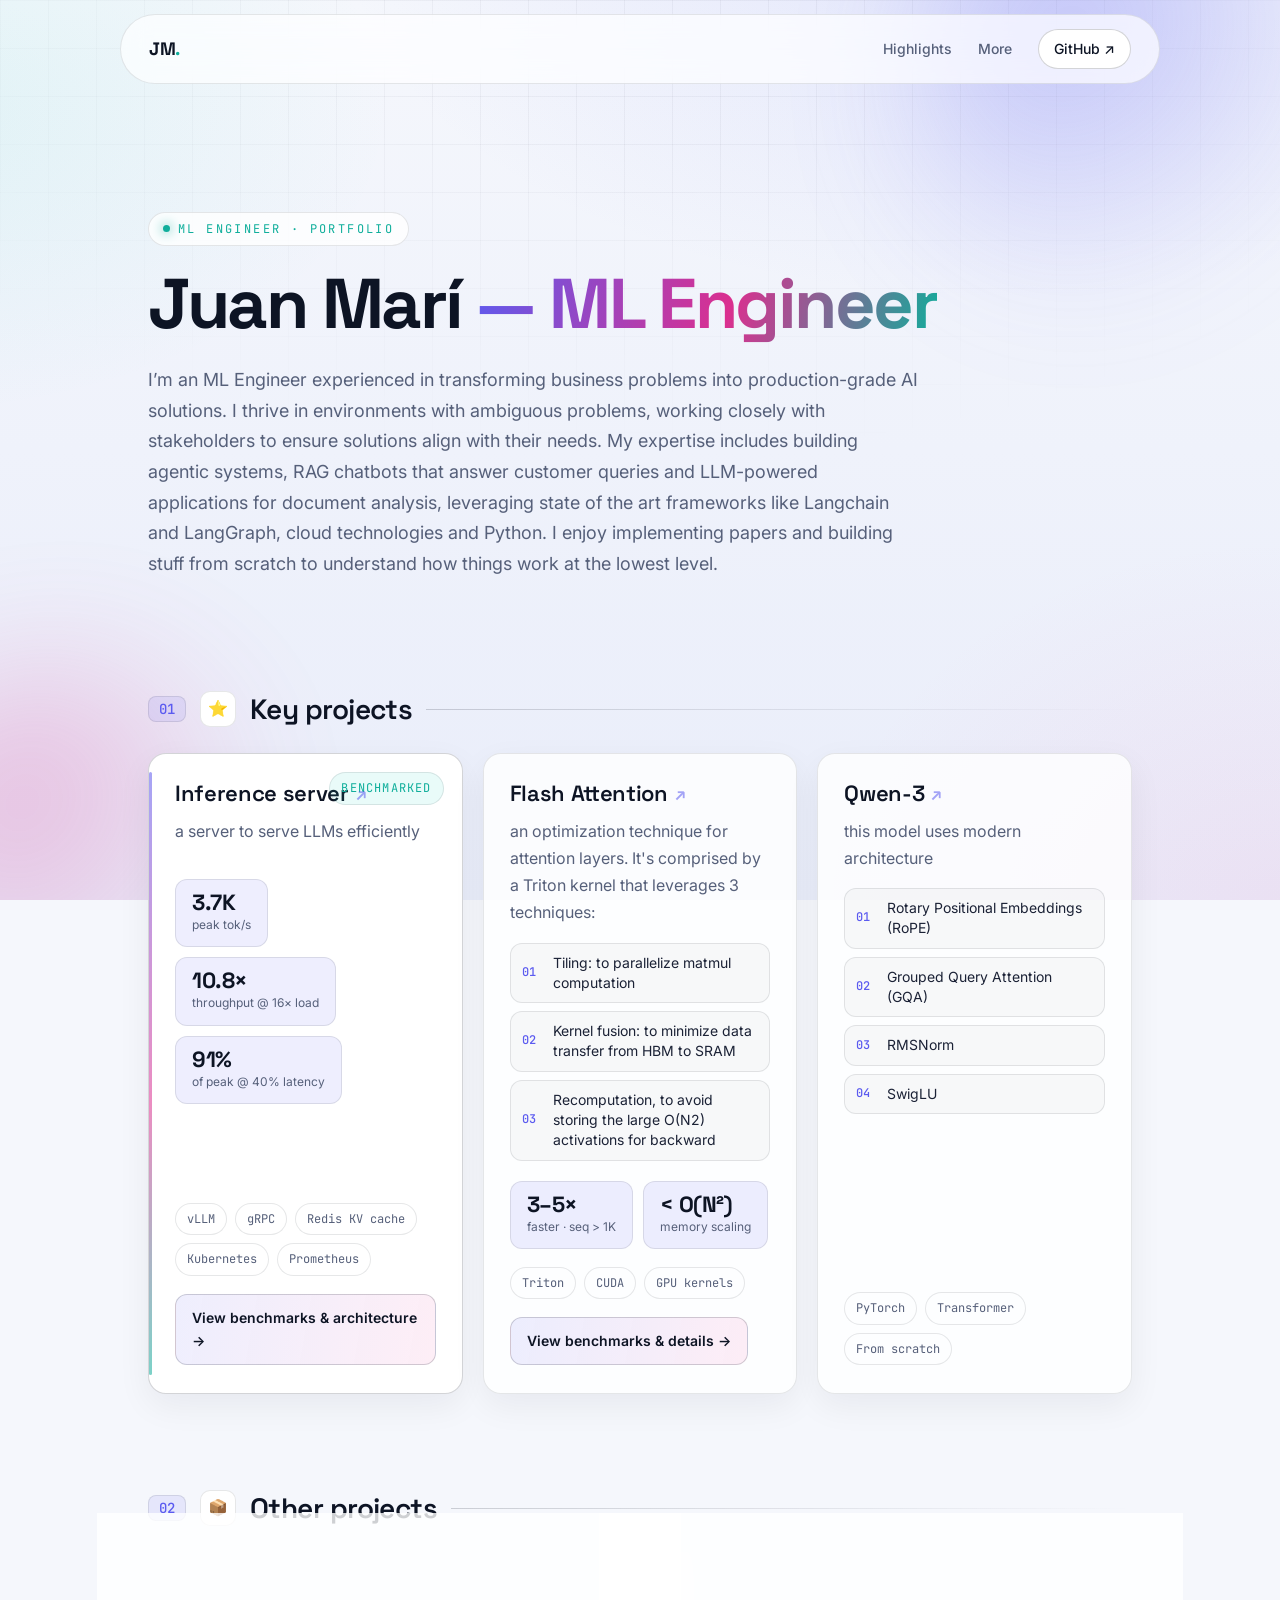
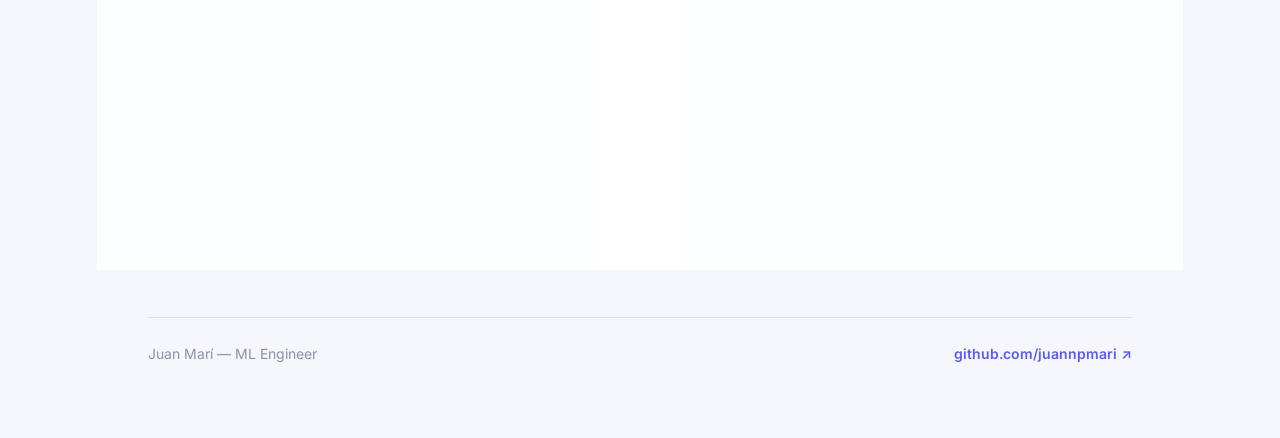
<file: index.html>
<!DOCTYPE html>
<html lang="en">
<head>
  <meta charset="UTF-8" />
  <meta name="viewport" content="width=device-width, initial-scale=1" />
  <link rel="stylesheet" href="styles.css">
  <title>Juan Marí — Portfolio</title>
</head>
<body>

<div class="bg-decor" aria-hidden="true">
  <span class="orb orb-1"></span>
  <span class="orb orb-2"></span>
  <span class="grid-overlay"></span>
</div>

<nav class="sitenav">
  <a class="sitenav-brand" href="#top">JM<span>.</span></a>
  <div class="sitenav-links">
    <a href="#key-projects">Highlights</a>
    <a href="#other-projects">More</a>
    <a class="sitenav-cta" href="https://github.com/juannpmari">GitHub ↗</a>
  </div>
</nav>

<div class="container" id="top">

  <header class="hero">
    <p class="eyebrow">ML Engineer · Portfolio</p>
    <h1 id="juan-mar-">Juan Marí <span class="role">— ML Engineer</span></h1>
    <p class="lead">I’m an ML Engineer experienced in transforming business problems into production-grade AI solutions. I thrive in environments with ambiguous problems, working closely with stakeholders to ensure solutions align with their needs.
    My expertise includes building agentic systems, RAG chatbots that answer customer queries and LLM-powered applications for document analysis, leveraging state of the art frameworks like Langchain and LangGraph, cloud technologies and Python.
    I enjoy implementing papers and building stuff from scratch to understand how things work at the lowest level.</p>
  </header>

  <section class="section">
    <h2 id="key-projects"><span class="section-icon">⭐</span>Key projects</h2>
    <ul class="card-grid">
      <li class="project-card card-feature">
        <span class="ribbon">Benchmarked</span>
        <h3><a href="https://github.com/juannpmari/inference-server">Inference server</a></h3>
        <p>a server to serve LLMs efficiently</p>
        <div class="stats">
          <div class="stat"><span class="stat-value">3.7K</span><span class="stat-label">peak tok/s</span></div>
          <div class="stat"><span class="stat-value">10.8×</span><span class="stat-label">throughput @ 16× load</span></div>
          <div class="stat"><span class="stat-value">91%</span><span class="stat-label">of peak @ 40% latency</span></div>
        </div>
        <div class="badges">
          <span class="badge">vLLM</span>
          <span class="badge">gRPC</span>
          <span class="badge">Redis KV cache</span>
          <span class="badge">Kubernetes</span>
          <span class="badge">Prometheus</span>
        </div>
        <div class="card-links">
          <a class="cta" href="projects/inference-server.html">View benchmarks &amp; architecture →</a>
        </div>
      </li>

      <li class="project-card">
        <h3><a href="https://github.com/juannpmari/flash-attention">Flash Attention</a></h3>
        <p>an optimization technique for attention layers. It's comprised by a Triton kernel that leverages 3 techniques:</p>
        <ol class="feature-list">
          <li>Tiling: to parallelize matmul computation</li>
          <li>Kernel fusion: to minimize data transfer from HBM to SRAM</li>
          <li>Recomputation, to avoid storing the large O(N2) activations for backward</li>
        </ol>
        <div class="stats">
          <div class="stat"><span class="stat-value">3–5×</span><span class="stat-label">faster · seq&nbsp;&gt;&nbsp;1K</span></div>
          <div class="stat"><span class="stat-value">&lt; O(N²)</span><span class="stat-label">memory scaling</span></div>
        </div>
        <div class="badges">
          <span class="badge">Triton</span>
          <span class="badge">CUDA</span>
          <span class="badge">GPU kernels</span>
        </div>
        <div class="card-links">
          <a class="cta" href="projects/flash-attention.html">View benchmarks &amp; details →</a>
        </div>
      </li>

      <li class="project-card">
        <h3><a href="https://github.com/juannpmari/qwen3-from-scratch">Qwen-3</a></h3>
        <p>this model uses modern architecture</p>
        <ol class="feature-list">
          <li>Rotary Positional Embeddings (RoPE)</li>
          <li>Grouped Query Attention (GQA)</li>
          <li>RMSNorm</li>
          <li>SwigLU</li>
        </ol>
        <div class="badges">
          <span class="badge">PyTorch</span>
          <span class="badge">Transformer</span>
          <span class="badge">From scratch</span>
        </div>
      </li>
    </ul>
  </section>

  <section class="section">
    <h2 id="other-projects"><span class="section-icon">📦</span>Other projects</h2>
    <ul class="card-grid">
      <li class="project-card">
        <h3><a href="https://github.com/juannpmari/stock-analyzer-mcp">MCP for stock analysis</a></h3>
        <p>an MCP server built on top of YahooFinance API</p>
        <div class="badges">
          <span class="badge">MCP</span>
          <span class="badge">Docker</span>
          <span class="badge">8 tools</span>
          <span class="badge">SMA/EMA/RSI/MACD</span>
        </div>
      </li>

      <li class="project-card">
        <h3><a href="https://github.com/juannpmari/travel-planner-langgraph">Multi-agent for travel planning</a></h3>
        <p>a multi-agent system built on Langgraph to help planning trips</p>
        <div class="badges">
          <span class="badge">LangGraph</span>
          <span class="badge">MongoDB Atlas</span>
          <span class="badge">Azure Functions</span>
          <span class="badge">LangSmith</span>
        </div>
      </li>
    </ul>
  </section>

  <footer class="site-footer">
    <span>Juan Marí — ML Engineer</span>
    <a href="https://github.com/juannpmari">github.com/juannpmari ↗</a>
  </footer>

</div>

</body>
</html>
</file>
<file: styles.css>
/* styles.css
   Juan Marí — portfolio. Modern, dark-first, editorial.
   - Single coherent modular type scale (no ad-hoc font sizes)
   - Sticky glass nav, statement hero, numbered sections
   - Glassmorphic cards with accent rails, glow, depth
   - Light-theme fallback, reduced-motion, print
*/

@import url('https://fonts.googleapis.com/css2?family=Space+Grotesk:wght@400;500;600;700&family=Inter:wght@400;500;600;700&family=JetBrains+Mono:wght@400;500&display=swap');

:root{
  /* ---- Palette (dark-first) ---- */
  --bg: #080a12;
  --bg-2: #0c1020;
  --surface: rgba(255,255,255,0.035);
  --surface-2: rgba(255,255,255,0.06);
  --text: #e7ecf5;
  --muted: #97a3b8;
  --faint: #6b7689;
  --heading: #f8fafe;
  --accent: #818cf8;     /* indigo */
  --accent-2: #2dd4bf;   /* teal   */
  --accent-3: #f472b6;   /* pink   */
  --accent-weak: rgba(129,140,248,0.14);
  --border: rgba(255,255,255,0.09);
  --border-strong: rgba(255,255,255,0.16);
  --shadow: 0 24px 70px rgba(0,0,0,0.55);
  --glow: 0 0 0 1px rgba(129,140,248,0.30), 0 30px 70px rgba(129,140,248,0.14);
  --grad: linear-gradient(105deg, var(--accent), var(--accent-3) 55%, var(--accent-2));

  /* ---- Fonts ---- */
  --font-display: "Space Grotesk", "Inter", system-ui, sans-serif;
  --font-sans: "Inter", system-ui, -apple-system, "Segoe UI", Roboto, sans-serif;
  --font-mono: "JetBrains Mono", ui-monospace, SFMono-Regular, Menlo, monospace;

  /* ---- Modular type scale (1.25 · 16px base) ---- */
  --fs-xs: 0.75rem;     /* 12 — labels, badges, captions */
  --fs-sm: 0.875rem;    /* 14 — secondary text, nav */
  --fs-base: 1rem;      /* 16 — body */
  --fs-md: 1.125rem;    /* 18 — lead, card body emphasis */
  --fs-lg: 1.375rem;    /* 22 — card titles (h3) */
  --fs-xl: 1.75rem;     /* 28 — section titles (h2) */
  --fs-2xl: 2.25rem;    /* 36 — detail-page h1 floor */
  --fs-display: clamp(2.6rem, 7vw, 4.4rem); /* index h1 */

  --lead: 1.7;
  --tight: 1.15;
  --max-width: 1040px;
  --radius: 18px;
  --radius-sm: 12px;
}

* { box-sizing: border-box; }
html { scroll-behavior: smooth; scroll-padding-top: 90px; }
html, body { min-height: 100%; }

body{
  margin: 0;
  font-family: var(--font-sans);
  background: var(--bg);
  color: var(--text);
  font-size: var(--fs-base);
  line-height: var(--lead);
  -webkit-font-smoothing: antialiased;
  -moz-osx-font-smoothing: grayscale;
  position: relative;
  overflow-x: hidden;
}

/* ---- Animated background ---- */
.bg-decor{
  position: fixed;
  inset: 0;
  z-index: -1;
  overflow: hidden;
  background:
    radial-gradient(1100px 620px at 78% -8%, rgba(129,140,248,0.16), transparent 60%),
    radial-gradient(900px 560px at -8% 12%, rgba(45,212,191,0.10), transparent 55%),
    radial-gradient(760px 600px at 100% 100%, rgba(244,114,182,0.10), transparent 60%),
    linear-gradient(180deg, var(--bg) 0%, var(--bg-2) 100%);
}
.orb{
  position: absolute;
  border-radius: 50%;
  filter: blur(70px);
  opacity: 0.55;
  animation: float 20s ease-in-out infinite;
}
.orb-1{ width: 460px; height: 460px; top: -130px; right: -90px;
  background: radial-gradient(circle at 30% 30%, var(--accent), transparent 70%); }
.orb-2{ width: 400px; height: 400px; bottom: -160px; left: -120px;
  background: radial-gradient(circle at 30% 30%, var(--accent-3), transparent 70%);
  animation-delay: -9s; }
.grid-overlay{
  position: absolute; inset: 0;
  background-image:
    linear-gradient(to right, rgba(255,255,255,0.022) 1px, transparent 1px),
    linear-gradient(to bottom, rgba(255,255,255,0.022) 1px, transparent 1px);
  background-size: 48px 48px;
  mask-image: radial-gradient(ellipse 85% 65% at 50% 0%, #000 25%, transparent 80%);
  -webkit-mask-image: radial-gradient(ellipse 85% 65% at 50% 0%, #000 25%, transparent 80%);
}
@keyframes float{
  0%,100%{ transform: translate(0,0) scale(1); }
  50%{ transform: translate(-34px,32px) scale(1.1); }
}

/* ---- Sticky nav ---- */
.sitenav{
  position: sticky;
  top: 0;
  z-index: 20;
  display: flex;
  align-items: center;
  justify-content: space-between;
  gap: 16px;
  max-width: var(--max-width);
  margin: 0 auto;
  padding: 14px clamp(18px, 4vw, 28px);
  margin-top: 14px;
  border: 1px solid var(--border);
  border-radius: 999px;
  background: rgba(12,16,32,0.55);
  backdrop-filter: blur(14px) saturate(140%);
  -webkit-backdrop-filter: blur(14px) saturate(140%);
}
.sitenav-brand{
  font-family: var(--font-display);
  font-weight: 700;
  font-size: var(--fs-md);
  letter-spacing: -0.02em;
  color: var(--heading);
}
.sitenav-brand span{ color: var(--accent-2); }
.sitenav-links{
  display: flex;
  align-items: center;
  gap: clamp(12px, 2.4vw, 26px);
}
.sitenav-links a{
  font-size: var(--fs-sm);
  font-weight: 500;
  color: var(--muted);
  transition: color .18s ease;
}
.sitenav-links a:hover{ color: var(--text); }
.sitenav-cta{
  padding: 7px 15px;
  border-radius: 999px;
  border: 1px solid var(--border-strong);
  color: var(--heading) !important;
  background: var(--surface-2);
}
.sitenav-cta:hover{ border-color: var(--accent); }

/* ---- Container ---- */
.container{
  width: 100%;
  max-width: var(--max-width);
  margin: 0 auto;
  padding: clamp(40px, 7vw, 88px) clamp(18px, 4vw, 28px) clamp(48px, 6vw, 72px);
}

/* ---- Headings & text (single scale) ---- */
h1{
  font-family: var(--font-display);
  margin: 0 0 20px;
  font-weight: 700;
  letter-spacing: -0.035em;
  line-height: var(--tight);
  font-size: var(--fs-display);
  color: var(--heading);
}
h2{
  font-family: var(--font-display);
  font-size: var(--fs-xl);
  font-weight: 600;
  letter-spacing: -0.02em;
  line-height: var(--tight);
  color: var(--heading);
  margin: 0 0 26px;
}
h3{
  font-family: var(--font-display);
  font-size: var(--fs-lg);
  font-weight: 600;
  letter-spacing: -0.015em;
  line-height: 1.25;
  color: var(--heading);
  margin: 0 0 10px;
}
p{ margin: 0 0 14px; }
.lead{
  font-size: var(--fs-md);
  line-height: var(--lead);
  color: var(--muted);
  max-width: 70ch;
  margin: 0;
}

/* ---- Hero ---- */
.hero{
  padding: clamp(20px, 4vw, 40px) 0 clamp(8px, 2vw, 16px);
  animation: rise .7s cubic-bezier(.22,.61,.36,1) both;
}
.eyebrow{
  display: inline-flex;
  align-items: center;
  gap: 8px;
  font-family: var(--font-mono);
  font-size: var(--fs-xs);
  letter-spacing: 0.2em;
  text-transform: uppercase;
  color: var(--accent-2);
  margin: 0 0 18px;
  padding: 6px 14px;
  border: 1px solid var(--border);
  border-radius: 999px;
  background: var(--surface);
}
.eyebrow::before{
  content: "";
  width: 7px; height: 7px;
  border-radius: 50%;
  background: var(--accent-2);
  box-shadow: 0 0 12px var(--accent-2);
}
h1 .role{
  background: var(--grad);
  -webkit-background-clip: text;
  background-clip: text;
  -webkit-text-fill-color: transparent;
}

/* ---- Sections (numbered editorial header) ---- */
.section{
  margin-top: clamp(56px, 9vw, 96px);
  animation: rise .7s cubic-bezier(.22,.61,.36,1) both;
}
.container{ counter-reset: sec; }
.section h2{
  counter-increment: sec;
  display: flex;
  align-items: center;
  gap: 14px;
}
.section h2::before{
  content: "0" counter(sec);
  font-family: var(--font-mono);
  font-size: var(--fs-sm);
  font-weight: 500;
  color: var(--accent);
  padding: 4px 10px;
  border: 1px solid var(--border);
  border-radius: 8px;
  background: var(--accent-weak);
  letter-spacing: 0;
}
.section h2::after{
  content: "";
  flex: 1;
  height: 1px;
  background: linear-gradient(90deg, var(--border-strong), transparent);
}
/* keep emoji icon, just sized into the scale */
.section-icon{
  display: inline-grid;
  place-items: center;
  width: 36px; height: 36px;
  font-size: var(--fs-base);
  border-radius: 10px;
  background: var(--surface-2);
  border: 1px solid var(--border);
}

/* ---- Card grid ---- */
.card-grid{
  list-style: none;
  margin: 0; padding: 0;
  display: grid;
  grid-template-columns: repeat(auto-fit, minmax(300px, 1fr));
  gap: 20px;
}
.project-card{
  position: relative;
  display: flex;
  flex-direction: column;
  background: var(--surface);
  border: 1px solid var(--border);
  border-radius: var(--radius);
  padding: 26px 26px 28px;
  backdrop-filter: blur(12px);
  -webkit-backdrop-filter: blur(12px);
  overflow: hidden;
  transition: transform .28s cubic-bezier(.22,.61,.36,1), box-shadow .28s ease, border-color .28s ease, background .28s ease;
}
/* left accent rail */
.project-card::before{
  content: "";
  position: absolute;
  left: 0; top: 18px; bottom: 18px;
  width: 3px;
  border-radius: 3px;
  background: var(--grad);
  opacity: 0;
  transition: opacity .28s ease;
}
/* corner glow */
.project-card::after{
  content: "";
  position: absolute;
  top: -40%; right: -30%;
  width: 220px; height: 220px;
  background: radial-gradient(circle, var(--accent-weak), transparent 70%);
  opacity: 0;
  transition: opacity .3s ease;
  pointer-events: none;
}
.project-card:hover{
  transform: translateY(-6px);
  border-color: var(--border-strong);
  background: var(--surface-2);
  box-shadow: var(--glow);
}
.project-card:hover::before{ opacity: 1; }
.project-card:hover::after{ opacity: 1; }

.project-card > p{
  margin: 0 0 16px;
  color: var(--muted);
  font-size: var(--fs-base);
}

/* ---- Feature list ---- */
.feature-list{
  margin: 0 0 2px;
  padding: 0;
  list-style: none;
  counter-reset: feat;
  display: flex;
  flex-direction: column;
  gap: 8px;
}
.feature-list li{
  counter-increment: feat;
  position: relative;
  padding: 9px 14px 9px 42px;
  font-size: var(--fs-sm);
  line-height: 1.45;
  color: var(--text);
  background: rgba(255,255,255,0.025);
  border: 1px solid var(--border);
  border-radius: var(--radius-sm);
  transition: border-color .2s ease, background .2s ease;
}
.feature-list li:hover{ border-color: var(--border-strong); background: rgba(255,255,255,0.05); }
.feature-list li::before{
  content: counter(feat,decimal-leading-zero);
  position: absolute;
  left: 11px; top: 50%;
  transform: translateY(-50%);
  font-family: var(--font-mono);
  font-size: var(--fs-xs);
  font-weight: 500;
  color: var(--accent);
}

/* ---- Links ---- */
a{ color: var(--accent); text-decoration: none; font-weight: 600; transition: color .15s ease; }
a:hover{ color: var(--accent-2); }

.project-card h3 a{
  display: inline-flex;
  align-items: center;
  gap: 7px;
  color: var(--heading);
  background-image: var(--grad);
  background-size: 0% 2px;
  background-position: 0 100%;
  background-repeat: no-repeat;
  transition: background-size .3s ease;
}
.project-card h3 a::after{
  content: "↗"; font-size: 0.8em; color: var(--accent); opacity: 0.55;
  transition: transform .2s ease, opacity .2s ease;
}
.project-card:hover h3 a{ background-size: 100% 2px; }
.project-card:hover h3 a::after{ transform: translate(2px,-2px); opacity: 1; }

/* ---- Badges ---- */
.badges{ display: flex; flex-wrap: wrap; gap: 8px; margin-top: auto; padding-top: 18px; }
.badge{
  font-family: var(--font-mono);
  font-size: var(--fs-xs);
  padding: 5px 11px;
  border-radius: 999px;
  color: var(--muted);
  background: rgba(255,255,255,0.04);
  border: 1px solid var(--border);
}

/* ---- Inline stat pills ---- */
.stats{ display: flex; flex-wrap: wrap; gap: 10px; margin-top: 18px; }
.stat{
  display: flex; flex-direction: column; gap: 2px;
  padding: 11px 16px;
  border-radius: var(--radius-sm);
  background: var(--accent-weak);
  border: 1px solid var(--border);
}
.stat-value{ font-family: var(--font-display); font-weight: 700; font-size: var(--fs-lg); letter-spacing: -0.02em; color: var(--heading); line-height: 1; }
.stat-label{ font-size: var(--fs-xs); color: var(--muted); }

/* ---- Card CTA ---- */
.card-links{ margin-top: 18px; }
.cta{
  display: inline-flex; align-items: center; gap: 7px;
  font-size: var(--fs-sm); font-weight: 600;
  padding: 11px 16px;
  border-radius: var(--radius-sm);
  color: var(--heading) !important;
  background: linear-gradient(100deg, var(--accent-weak), rgba(244,114,182,0.12));
  border: 1px solid var(--border-strong);
  transition: transform .2s ease, box-shadow .2s ease, border-color .2s ease;
}
.cta:hover{ transform: translateY(-2px); border-color: var(--accent); box-shadow: var(--glow); }

/* ---- Featured card + ribbon ---- */
.card-feature{ border-color: var(--border-strong); background: var(--surface-2); }
.card-feature::before{ opacity: 0.55; }
.ribbon{
  position: absolute; top: 18px; right: 18px;
  font-family: var(--font-mono); font-size: var(--fs-xs);
  letter-spacing: 0.1em; text-transform: uppercase;
  padding: 5px 11px; border-radius: 999px;
  color: var(--accent-2); background: rgba(45,212,191,0.10);
  border: 1px solid var(--border);
}

/* ---- Footer ---- */
.site-footer{
  display: flex; flex-wrap: wrap; align-items: center; justify-content: space-between; gap: 10px;
  margin-top: clamp(64px, 9vw, 110px);
  padding-top: 24px;
  border-top: 1px solid var(--border);
  font-size: var(--fs-sm);
  color: var(--faint);
}

/* ---- Detail page: nav ---- */
.topnav{
  display: flex; justify-content: space-between; align-items: center; gap: 12px; flex-wrap: wrap;
  margin-bottom: clamp(26px, 4vw, 40px);
  animation: rise .6s cubic-bezier(.22,.61,.36,1) both;
}
.back-link, .repo-link{
  font-size: var(--fs-sm); font-weight: 600;
  padding: 9px 16px; border-radius: 999px;
  border: 1px solid var(--border); background: var(--surface); color: var(--text);
  transition: transform .2s ease, border-color .2s ease, color .2s ease;
}
.back-link:hover, .repo-link:hover{ transform: translateY(-2px); border-color: var(--accent); color: var(--accent); }

/* ---- Detail page: stat grid ---- */
.stat-grid{
  display: grid;
  grid-template-columns: repeat(auto-fit, minmax(230px, 1fr));
  gap: 16px;
}
.stat-box{
  display: flex; flex-direction: column; gap: 10px;
  padding: 24px;
  border-radius: var(--radius);
  background: var(--surface);
  border: 1px solid var(--border);
  backdrop-filter: blur(12px);
  -webkit-backdrop-filter: blur(12px);
  transition: transform .25s ease, border-color .25s ease;
}
.stat-box:hover{ transform: translateY(-5px); border-color: var(--border-strong); }
.stat-box-value{
  font-family: var(--font-display);
  font-size: var(--fs-2xl);
  font-weight: 700; letter-spacing: -0.03em; line-height: 1;
  background: var(--grad);
  -webkit-background-clip: text; background-clip: text; -webkit-text-fill-color: transparent;
}
.stat-box-label{ font-size: var(--fs-sm); color: var(--muted); }

/* ---- Detail page: charts ---- */
.chart-grid{
  display: grid;
  grid-template-columns: repeat(auto-fit, minmax(330px, 1fr));
  gap: 20px;
}
.chart{
  margin: 0; padding: 16px;
  border-radius: var(--radius);
  background: var(--surface);
  border: 1px solid var(--border);
  transition: transform .25s ease, border-color .25s ease, box-shadow .25s ease;
}
.chart:hover{ transform: translateY(-5px); border-color: var(--border-strong); box-shadow: var(--shadow); }
.chart.chart-wide{ grid-column: 1 / -1; max-width: 780px; margin: 0 auto; }
.chart img{ width: 100%; display: block; border-radius: var(--radius-sm); background: #fff; }
.chart figcaption{ margin-top: 14px; font-size: var(--fs-sm); color: var(--muted); line-height: 1.5; }

.footnote{
  margin-top: clamp(44px, 6vw, 64px);
  padding-top: 22px;
  border-top: 1px solid var(--border);
  font-size: var(--fs-xs);
  color: var(--faint);
}

/* ---- Animation + a11y ---- */
@keyframes rise{ from{ opacity:0; transform: translateY(18px);} to{ opacity:1; transform: translateY(0);} }
.section:nth-of-type(2){ animation-delay: .06s; }
:focus-visible{ outline: 2px solid var(--accent); outline-offset: 3px; border-radius: 8px; }
@media (prefers-reduced-motion: reduce){
  *, *::before, *::after{ animation: none !important; transition: none !important; scroll-behavior: auto !important; }
}

/* ---- Light theme ---- */
@media (prefers-color-scheme: light){
  :root{
    --bg: #f5f7fc; --bg-2: #e9edfa;
    --surface: rgba(255,255,255,0.8); --surface-2: #ffffff;
    --text: #1b2236; --muted: #56607a; --faint: #8a93a8; --heading: #0d1424;
    --accent: #5b5bf0; --accent-2: #0fae9b; --accent-3: #db2f8f;
    --accent-weak: rgba(91,91,240,0.10);
    --border: rgba(13,20,36,0.10); --border-strong: rgba(13,20,36,0.18);
    --shadow: 0 24px 60px rgba(13,20,36,0.10);
    --glow: 0 0 0 1px rgba(91,91,240,0.18), 0 28px 60px rgba(91,91,240,0.14);
  }
  .sitenav{ background: rgba(255,255,255,0.7); }
  .grid-overlay{
    background-image:
      linear-gradient(to right, rgba(13,20,36,0.04) 1px, transparent 1px),
      linear-gradient(to bottom, rgba(13,20,36,0.04) 1px, transparent 1px);
  }
  .orb{ opacity: 0.3; }
  .project-card{ box-shadow: 0 12px 34px rgba(13,20,36,0.06); }
  .feature-list li{ background: rgba(13,20,36,0.025); }
}

/* ---- Responsive ---- */
@media (max-width: 560px){
  .card-grid, .chart-grid{ grid-template-columns: 1fr; }
  .project-card{ padding: 20px; }
  .sitenav-links{ gap: 14px; }
}

/* ---- Print ---- */
@media print{
  body{ background: #fff; color: #000; }
  .bg-decor, .sitenav{ display: none; }
  .project-card{ box-shadow: none; border: 1px solid #ccc; }
  a::after{ content: " (" attr(href) ")"; font-size: 85%; }
}
</file>
